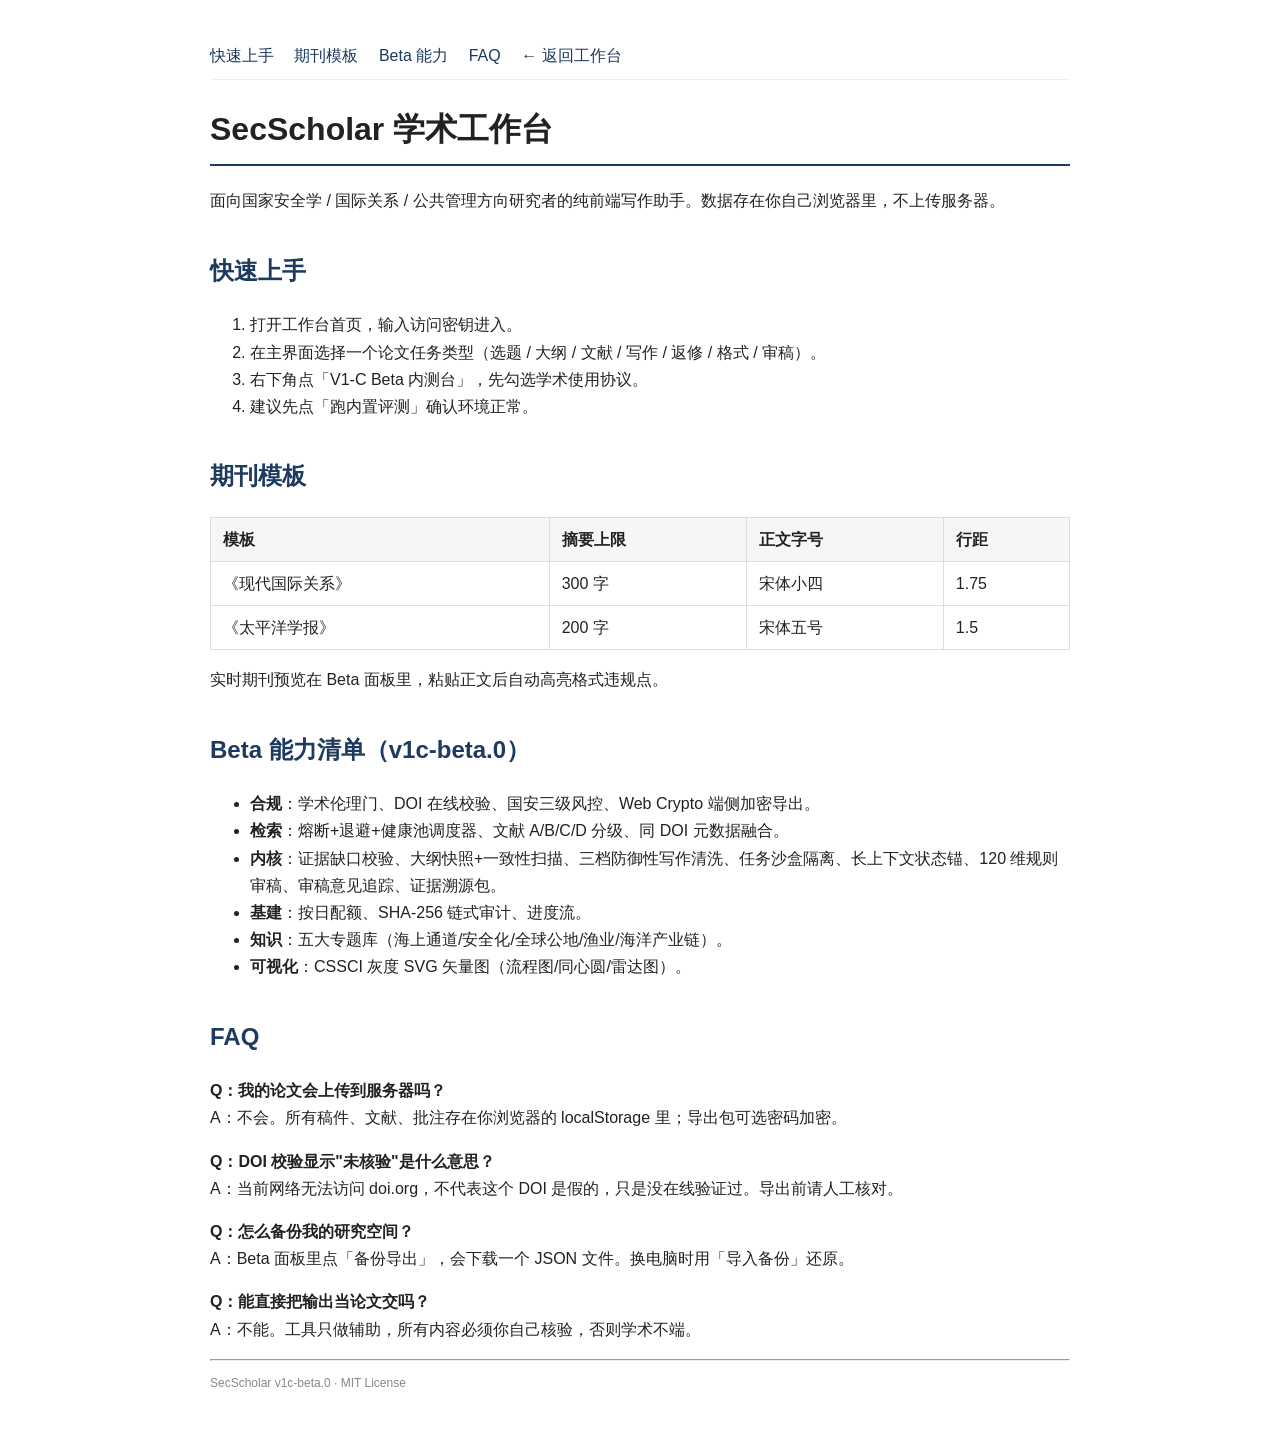
<file: docs.html>
<!DOCTYPE html>
<html lang="zh-CN">
<head>
<meta charset="UTF-8">
<meta name="viewport" content="width=device-width, initial-scale=1.0">
<title>SecScholar 文档站</title>
<style>
  body { font-family: -apple-system, "PingFang SC", "Microsoft YaHei", sans-serif; max-width: 860px; margin: 0 auto; padding: 32px 20px; color: #222; line-height: 1.7; }
  h1 { border-bottom: 2px solid #1f3a5f; padding-bottom: 8px; }
  h2 { margin-top: 36px; color: #1f3a5f; }
  code { background: #f4f4f4; padding: 2px 6px; border-radius: 3px; font-size: 0.9em; }
  pre { background: #1f3a5f; color: #fff; padding: 14px; border-radius: 6px; overflow-x: auto; }
  pre code { background: transparent; color: #fff; }
  .nav { position: sticky; top: 0; background: #fff; padding: 10px 0; border-bottom: 1px solid #eee; }
  .nav a { margin-right: 16px; color: #1f3a5f; text-decoration: none; }
  table { border-collapse: collapse; width: 100%; margin: 12px 0; }
  th, td { border: 1px solid #ddd; padding: 8px 12px; text-align: left; }
  th { background: #f6f6f6; }
</style>
</head>
<body>
<div class="nav">
  <a href="#quick">快速上手</a>
  <a href="#journal">期刊模板</a>
  <a href="#beta">Beta 能力</a>
  <a href="#faq">FAQ</a>
  <a href="/">← 返回工作台</a>
</div>

<h1>SecScholar 学术工作台</h1>
<p>面向国家安全学 / 国际关系 / 公共管理方向研究者的纯前端写作助手。数据存在你自己浏览器里，不上传服务器。</p>

<h2 id="quick">快速上手</h2>
<ol>
  <li>打开工作台首页，输入访问密钥进入。</li>
  <li>在主界面选择一个论文任务类型（选题 / 大纲 / 文献 / 写作 / 返修 / 格式 / 审稿）。</li>
  <li>右下角点「V1-C Beta 内测台」，先勾选学术使用协议。</li>
  <li>建议先点「跑内置评测」确认环境正常。</li>
</ol>

<h2 id="journal">期刊模板</h2>
<table>
  <tr><th>模板</th><th>摘要上限</th><th>正文字号</th><th>行距</th></tr>
  <tr><td>《现代国际关系》</td><td>300 字</td><td>宋体小四</td><td>1.75</td></tr>
  <tr><td>《太平洋学报》</td><td>200 字</td><td>宋体五号</td><td>1.5</td></tr>
</table>
<p>实时期刊预览在 Beta 面板里，粘贴正文后自动高亮格式违规点。</p>

<h2 id="beta">Beta 能力清单（v1c-beta.0）</h2>
<ul>
  <li><b>合规</b>：学术伦理门、DOI 在线校验、国安三级风控、Web Crypto 端侧加密导出。</li>
  <li><b>检索</b>：熔断+退避+健康池调度器、文献 A/B/C/D 分级、同 DOI 元数据融合。</li>
  <li><b>内核</b>：证据缺口校验、大纲快照+一致性扫描、三档防御性写作清洗、任务沙盒隔离、长上下文状态锚、120 维规则审稿、审稿意见追踪、证据溯源包。</li>
  <li><b>基建</b>：按日配额、SHA-256 链式审计、进度流。</li>
  <li><b>知识</b>：五大专题库（海上通道/安全化/全球公地/渔业/海洋产业链）。</li>
  <li><b>可视化</b>：CSSCI 灰度 SVG 矢量图（流程图/同心圆/雷达图）。</li>
</ul>

<h2 id="faq">FAQ</h2>
<p><b>Q：我的论文会上传到服务器吗？</b><br>
A：不会。所有稿件、文献、批注存在你浏览器的 localStorage 里；导出包可选密码加密。</p>

<p><b>Q：DOI 校验显示"未核验"是什么意思？</b><br>
A：当前网络无法访问 doi.org，不代表这个 DOI 是假的，只是没在线验证过。导出前请人工核对。</p>

<p><b>Q：怎么备份我的研究空间？</b><br>
A：Beta 面板里点「备份导出」，会下载一个 JSON 文件。换电脑时用「导入备份」还原。</p>

<p><b>Q：能直接把输出当论文交吗？</b><br>
A：不能。工具只做辅助，所有内容必须你自己核验，否则学术不端。</p>

<hr>
<p style="color:#888;font-size:12px">SecScholar v1c-beta.0 · MIT License</p>
</body>
</html>
</file>
